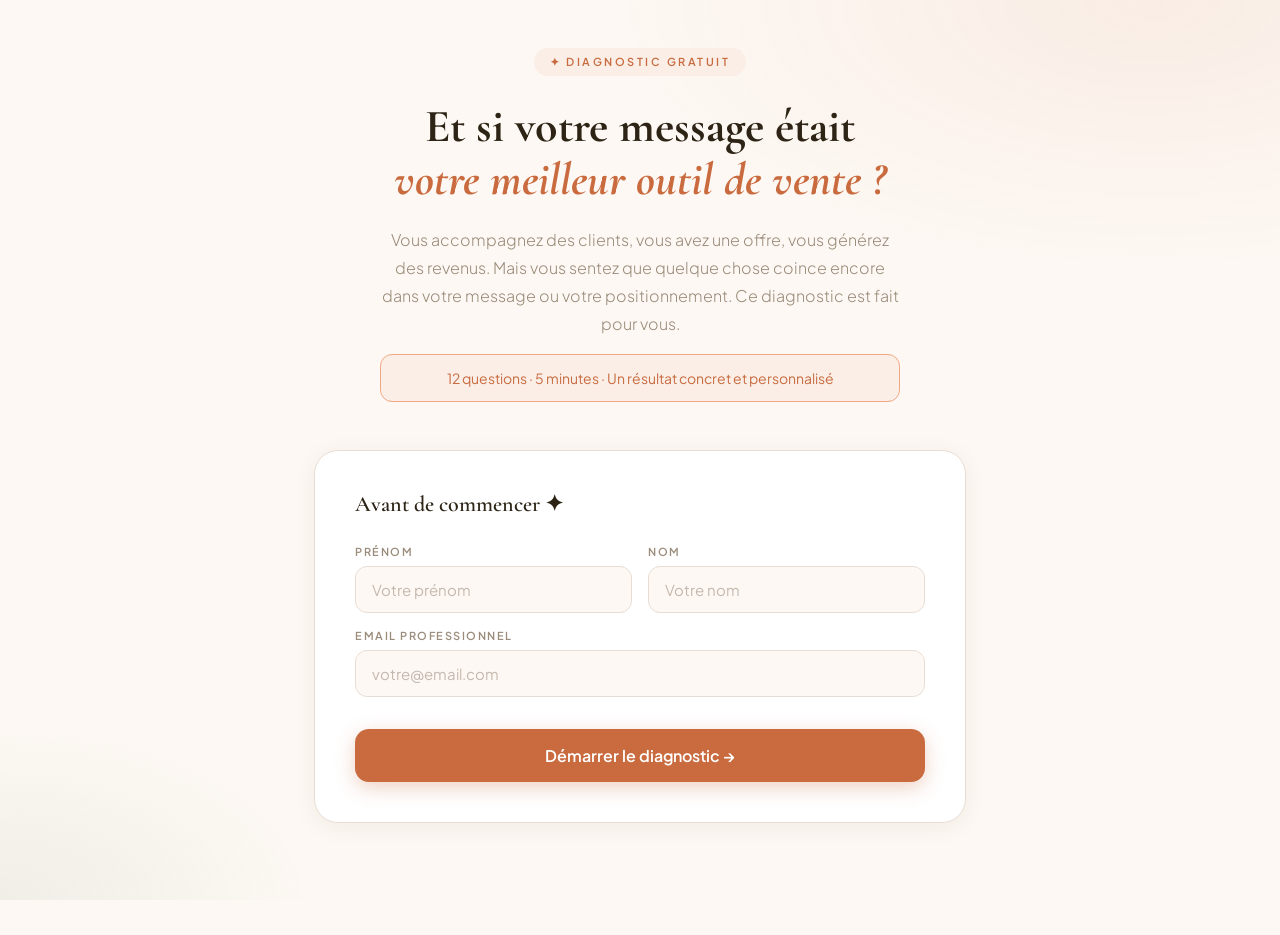
<file: index.html>
<!DOCTYPE html>
<html lang="fr">
<head>
<meta charset="UTF-8">
<meta name="viewport" content="width=device-width, initial-scale=1.0">
<title>Et si votre message était votre meilleur outil de vente ?</title>
<link href="https://fonts.googleapis.com/css2?family=Cormorant+Garamond:wght@400;600;700&family=Plus+Jakarta+Sans:wght@300;400;500;600&display=swap" rel="stylesheet">
<style>
:root {
  --bg: #fdf8f3;
  --white: #ffffff;
  --text: #2d2416;
  --muted: #9a8b7a;
  --terracotta: #c96b3f;
  --terra-light: #f0a882;
  --terra-pale: #faeee7;
  --border: #e8ddd4;
  --green: #3d9970;
  --green-bg: #eaf6f0;
  --green-border: #a8d8c0;
  --red: #c0392b;
  --red-bg: #fdf0ee;
  --red-border: #f0b8b0;
}
* { margin: 0; padding: 0; box-sizing: border-box; }
body { background: var(--bg); color: var(--text); font-family: 'Plus Jakarta Sans', sans-serif; min-height: 100vh; }
body::before {
  content: ''; position: fixed; inset: 0;
  background: radial-gradient(ellipse 70% 50% at 90% 0%, rgba(201,107,63,0.08) 0%, transparent 60%),
              radial-gradient(ellipse 50% 40% at 0% 100%, rgba(122,158,126,0.1) 0%, transparent 50%);
  pointer-events: none; z-index: 0;
}
.container { position: relative; z-index: 1; max-width: 700px; margin: 0 auto; padding: 48px 24px 80px; }
@keyframes fadeUp { from { opacity: 0; transform: translateY(20px); } to { opacity: 1; transform: translateY(0); } }
@keyframes popIn { 0% { transform: scale(0.97); } 50% { transform: scale(1.02); } 100% { transform: scale(1); } }

.header { text-align: center; margin-bottom: 48px; animation: fadeUp 0.7s ease both; }
.tag { display: inline-flex; align-items: center; gap: 6px; font-size: 11px; font-weight: 600; letter-spacing: 2.5px; text-transform: uppercase; color: var(--terracotta); background: var(--terra-pale); padding: 7px 16px; border-radius: 40px; margin-bottom: 24px; }
.header h1 { font-family: 'Cormorant Garamond', serif; font-size: clamp(28px,5vw,46px); font-weight: 700; line-height: 1.15; margin-bottom: 20px; }
.header h1 em { color: var(--terracotta); font-style: italic; }
.header p { font-size: 16px; font-weight: 300; line-height: 1.75; color: var(--muted); max-width: 520px; margin: 0 auto; }
.header-note { margin-top: 16px; font-size: 14px; color: var(--terracotta); background: var(--terra-pale); border: 1px solid var(--terra-light); border-radius: 12px; padding: 12px 20px; max-width: 520px; margin: 16px auto 0; line-height: 1.6; }

.card { background: var(--white); border: 1px solid var(--border); border-radius: 24px; padding: 40px; margin-bottom: 32px; box-shadow: 0 4px 24px rgba(45,36,22,0.06); animation: fadeUp 0.7s 0.15s ease both; }
.card h2 { font-family: 'Cormorant Garamond', serif; font-size: 22px; font-weight: 600; margin-bottom: 28px; }
.form-row { display: grid; grid-template-columns: 1fr 1fr; gap: 16px; margin-bottom: 16px; }
@media(max-width:500px){ .form-row { grid-template-columns: 1fr; } }
.fg { display: flex; flex-direction: column; gap: 8px; }
.fg label { font-size: 11px; font-weight: 600; letter-spacing: 1.5px; text-transform: uppercase; color: var(--muted); }
.fg input { background: var(--bg); border: 1.5px solid var(--border); border-radius: 12px; padding: 13px 16px; color: var(--text); font-family: 'Plus Jakarta Sans', sans-serif; font-size: 15px; outline: none; transition: all 0.2s; }
.fg input:focus { border-color: var(--terracotta); background: var(--terra-pale); }
.fg input::placeholder { color: #c4b8ae; }
.btn-start { width: 100%; margin-top: 12px; padding: 16px; background: var(--terracotta); border: none; border-radius: 14px; color: var(--white); font-family: 'Plus Jakarta Sans', sans-serif; font-size: 16px; font-weight: 600; cursor: pointer; transition: all 0.2s; box-shadow: 0 6px 20px rgba(201,107,63,0.3); }
.btn-start:hover { background: #b35a31; transform: translateY(-2px); }
.err { color: var(--red); font-size: 13px; margin-top: 8px; display: none; }
.err.show { display: block; }

.quiz-wrap { display: none; }
.quiz-wrap.show { display: block; animation: fadeUp 0.5s ease both; }
.score-bar { display: flex; align-items: center; gap: 10px; background: var(--white); border: 1px solid var(--border); border-radius: 12px; padding: 12px 20px; margin-bottom: 24px; font-size: 14px; color: var(--muted); }
.score-bar strong { color: var(--terracotta); font-size: 18px; }
.progress-bar { margin-bottom: 36px; }
.progress-info { display: flex; justify-content: space-between; margin-bottom: 10px; }
.p-label { font-size: 11px; font-weight: 600; letter-spacing: 2px; text-transform: uppercase; color: var(--muted); }
.p-count { font-size: 13px; font-weight: 600; color: var(--terracotta); }
.p-track { height: 4px; background: var(--border); border-radius: 4px; overflow: hidden; }
.p-fill { height: 100%; background: linear-gradient(90deg, var(--terracotta), var(--terra-light)); border-radius: 4px; transition: width 0.5s cubic-bezier(0.4,0,0.2,1); }
.q-card { background: var(--white); border: 1px solid var(--border); border-radius: 20px; padding: 36px; margin-bottom: 20px; box-shadow: 0 2px 16px rgba(45,36,22,0.05); }
.q-badge { display: inline-block; font-size: 10px; font-weight: 700; letter-spacing: 2px; text-transform: uppercase; padding: 4px 10px; border-radius: 20px; margin-bottom: 14px; }
.q-badge.pratique { background: #fef3e2; color: #c96b3f; }
.q-badge.theorique { background: #e8f0fe; color: #4a6eb5; }
.q-badge.storytelling { background: #f0f7ed; color: #4a8e5e; }
.q-badge.profil { background: #f3e8fe; color: #7b4fb5; }
.q-num { font-size: 11px; font-weight: 600; letter-spacing: 3px; text-transform: uppercase; color: var(--terra-light); margin-bottom: 8px; }
.q-text { font-family: 'Cormorant Garamond', serif; font-size: clamp(19px,3vw,25px); font-weight: 600; line-height: 1.4; }
.q-hint { font-size: 12px; color: var(--muted); font-style: italic; margin-top: 8px; display: none; }
.options { display: flex; flex-direction: column; gap: 10px; }
.opt { display: flex; align-items: flex-start; gap: 14px; padding: 16px 20px; background: var(--white); border: 1.5px solid var(--border); border-radius: 14px; cursor: pointer; transition: all 0.2s; }
.opt:hover:not(.locked) { background: var(--terra-pale); border-color: var(--terra-light); transform: translateX(3px); }
.opt.sel:not(.correct):not(.wrong) { background: var(--terra-pale); border-color: var(--terracotta); }
.opt.correct { background: var(--green-bg); border-color: var(--green-border); animation: popIn 0.3s ease; }
.opt.wrong { background: var(--red-bg); border-color: var(--red-border); }
.opt.reveal { background: var(--green-bg); border-color: var(--green-border); }
.opt.locked { cursor: default; }
.opt-l { flex-shrink: 0; width: 28px; height: 28px; border-radius: 8px; background: var(--bg); border: 1.5px solid var(--border); display: flex; align-items: center; justify-content: center; font-size: 11px; font-weight: 700; color: var(--muted); transition: all 0.2s; }
.opt.sel:not(.correct):not(.wrong) .opt-l { background: var(--terracotta); border-color: var(--terracotta); color: var(--white); }
.opt.correct .opt-l { background: var(--green); border-color: var(--green); color: var(--white); }
.opt.wrong .opt-l { background: var(--red); border-color: var(--red); color: var(--white); }
.opt.reveal .opt-l { background: var(--green); border-color: var(--green); color: var(--white); }
.opt-t { font-size: 15px; line-height: 1.55; color: #5a4a3a; padding-top: 2px; }
.feedback { margin-top: 16px; padding: 16px 20px; border-radius: 12px; font-size: 14px; line-height: 1.6; display: none; }
.feedback.show { display: block; animation: fadeUp 0.3s ease both; }
.feedback.good { background: var(--green-bg); border: 1px solid var(--green-border); color: #1e6645; }
.feedback.bad { background: var(--red-bg); border: 1px solid var(--red-border); color: #8b2020; }
.nav { display: flex; justify-content: space-between; gap: 16px; margin-top: 24px; }
.btn-prev { padding: 13px 26px; background: transparent; border: 1.5px solid var(--border); border-radius: 12px; color: var(--muted); font-family: 'Plus Jakarta Sans', sans-serif; font-size: 14px; cursor: pointer; transition: all 0.2s; }
.btn-prev:hover { border-color: var(--text); color: var(--text); }
.btn-prev:disabled { opacity: 0.35; cursor: default; }
.btn-next { padding: 13px 28px; background: var(--terracotta); border: none; border-radius: 12px; color: var(--white); font-family: 'Plus Jakarta Sans', sans-serif; font-size: 14px; font-weight: 600; cursor: pointer; transition: all 0.2s; box-shadow: 0 4px 16px rgba(201,107,63,0.25); }
.btn-next:hover { background: #b35a31; transform: translateY(-1px); }
.btn-next:disabled { opacity: 0.4; cursor: default; transform: none; }
.dots { display: flex; justify-content: center; gap: 5px; margin-top: 28px; flex-wrap: wrap; }
.dot { width: 7px; height: 7px; border-radius: 50%; background: var(--border); transition: all 0.3s; }
.dot.act { background: var(--terracotta); transform: scale(1.3); }
.dot.done-ok { background: var(--green); }
.dot.done-ko { background: var(--red); }

.result-wrap { display: none; }
.result-wrap.show { display: block; animation: fadeUp 0.6s ease both; }
.r-top { text-align: center; margin-bottom: 36px; }
.r-icon { font-size: 64px; margin-bottom: 16px; display: block; }
.r-level { font-size: 11px; font-weight: 600; letter-spacing: 4px; text-transform: uppercase; color: var(--terracotta); margin-bottom: 12px; }
.r-title { font-family: 'Cormorant Garamond', serif; font-size: clamp(26px,5vw,38px); font-weight: 700; margin-bottom: 16px; line-height: 1.2; }
.r-score { display: inline-flex; align-items: center; gap: 8px; background: var(--terra-pale); border: 1px solid var(--terra-light); border-radius: 40px; padding: 8px 20px; font-size: 14px; color: var(--muted); margin-bottom: 32px; }
.r-score strong { color: var(--terracotta); }
.r-desc { background: var(--white); border: 1px solid var(--border); border-left: 4px solid var(--terracotta); border-radius: 16px; padding: 32px; margin-bottom: 28px; font-size: 16px; line-height: 1.85; color: #5a4a3a; box-shadow: 0 2px 16px rgba(45,36,22,0.05); }
.r-desc p + p { margin-top: 16px; }
.cta-box { background: linear-gradient(135deg, #fff5f0, #f0f7f1); border: 1.5px solid var(--terra-light); border-radius: 24px; padding: 40px; text-align: center; }
.cta-box h3 { font-family: 'Cormorant Garamond', serif; font-size: 26px; font-weight: 700; margin-bottom: 12px; }
.cta-box p { font-size: 15px; color: var(--muted); line-height: 1.75; margin-bottom: 28px; max-width: 460px; margin-left: auto; margin-right: auto; }
.btn-cta { display: inline-block; padding: 18px 44px; background: var(--terracotta); border: none; border-radius: 14px; color: var(--white); font-family: 'Plus Jakarta Sans', sans-serif; font-size: 16px; font-weight: 600; text-decoration: none; cursor: pointer; transition: all 0.2s; box-shadow: 0 8px 24px rgba(201,107,63,0.3); }
.btn-cta:hover { background: #b35a31; transform: translateY(-2px); }
.cta-note { margin-top: 14px; font-size: 12px; color: #b8a898; }
</style>
</head>
<body>
<div class="container">

  <div class="header" id="hdr">
    <span class="tag">✦ Diagnostic gratuit</span>
    <h1>Et si votre message était<br><em>votre meilleur outil de vente ?</em></h1>
    <p>Vous accompagnez des clients, vous avez une offre, vous générez des revenus. Mais vous sentez que quelque chose coince encore dans votre message ou votre positionnement. Ce diagnostic est fait pour vous.</p>
    <div class="header-note">12 questions · 5 minutes · Un résultat concret et personnalisé</div>
  </div>

  <div class="card" id="introCard">
    <h2>Avant de commencer ✦</h2>
    <div class="form-row">
      <div class="fg"><label>Prénom</label><input type="text" id="fn" placeholder="Votre prénom" /></div>
      <div class="fg"><label>Nom</label><input type="text" id="ln" placeholder="Votre nom" /></div>
    </div>
    <div class="fg" style="margin-bottom:20px">
      <label>Email professionnel</label>
      <input type="email" id="em" placeholder="votre@email.com" />
    </div>
    <p class="err" id="ferr">Veuillez remplir tous les champs avant de continuer.</p>
    <button class="btn-start" onclick="startQuiz()">Démarrer le diagnostic →</button>
  </div>

  <div class="quiz-wrap" id="quizWrap">
    <div class="score-bar">
      <span>Bonnes réponses :</span>
      <strong id="scoreDisplay">0</strong>
      <span>/ <span id="answeredDisplay">0</span> questions répondues</span>
    </div>
    <div class="progress-bar">
      <div class="progress-info">
        <span class="p-label">Progression</span>
        <span class="p-count" id="pCount">1 / 12</span>
      </div>
      <div class="p-track"><div class="p-fill" id="pFill" style="width:8%"></div></div>
    </div>
    <div class="q-card">
      <div class="q-num" id="qNum">Question 01</div>
      <div id="qBadge"></div>
      <div class="q-text" id="qText"></div>
      <div class="q-hint" id="qHint">Plusieurs réponses possibles.</div>
    </div>
    <div class="options" id="opts"></div>
    <div class="feedback" id="feedback"></div>
    <div class="nav">
      <button class="btn-prev" id="bPrev" onclick="prev()" disabled>← Précédent</button>
      <button class="btn-next" id="bNext" onclick="next()" disabled>Valider</button>
    </div>
    <div class="dots" id="dotsBar"></div>
  </div>

  <div class="result-wrap" id="resultWrap"></div>
</div>

<script>
const CAL = 'https://calendar.app.google/ZMLZoXtaFjAiju8d9';
const SHEET_URL = 'https://script.google.com/macros/s/AKfycbyyGjn7fcT7_XrsucH5yZdeQll-4iZlDmvOQsABFXasmefw-Z2SaNI-HGrH-akX-wgA/exec';

const Q = [
  { type:'pratique', multi:false,
    t:"On vous demande ce que vous faites lors d'un événement networking. Que se passe-t-il ?",
    o:["Je souris, je m'adapte... et j'explique quelque chose de différent à chaque personne.",
       "J'ai une réponse, mais au fond je sens qu'elle ne me ressemble pas encore vraiment.",
       "Je sors mon pitch avec plaisir, clair, ancré, et ça résonne à chaque fois.",
       "Je pars dans une longue explication dont je ne suis pas sûr(e) qu'on comprenne."],
    correct:[2],
    good:"Exactement ! Un positionnement solide tient en 30 secondes, quelle que soit la personne en face.",
    bad:"Un pitch qui change à chaque fois, c'est souvent le signe que les fondations ne sont pas encore posées. Pas de panique, c'est justement ce qu'on construit."
  },
  { type:'profil', multi:false,
    t:"Depuis combien de temps êtes-vous en activité à votre compte ?",
    o:["Moins de 6 mois, je pose encore les bases.",
       "Entre 6 mois et 2 ans, je commence à avoir des clients réguliers.",
       "Entre 2 et 5 ans, mon activité tourne et je cherche à la stabiliser.",
       "Plus de 5 ans, j'ai une vraie expérience terrain."],
    correct:[2,3],
    good:"Parfait. Ce diagnostic est conçu pour des experts qui ont déjà un terrain solide sous les pieds.",
    bad:"Ce diagnostic est conçu pour des experts déjà en activité. Si vous démarrez, certains éléments ne s'appliqueront pas encore à votre situation, et c'est tout à fait normal. Les fondations viendront au bon moment."
  },
  { type:'profil', multi:false,
    t:"Quand vous pensez à votre chiffre d'affaires des 3 derniers mois, quelle phrase vous correspond le mieux ?",
    o:["C'est très irrégulier, certains mois sont bons et d'autres très faibles.",
       "J'ai un socle stable mais je plafonne, j'ai du mal à monter en gamme.",
       "Ça progresse, mais je travaille trop pour ce que je gagne.",
       "Mon chiffre d'affaires est solide et prévisible, je cherche à optimiser."],
    correct:[1,2,3],
    good:"C'est exactement là que le positionnement fait la différence. Stabiliser, monter en gamme, ou optimiser sans s'épuiser.",
    bad:"Un chiffre d'affaires très irrégulier cache souvent un problème de positionnement. Quand le message est clair et l'offre bien structurée, les clients arrivent plus régulièrement."
  },
  { type:'pratique', multi:false,
    t:"Un prospect négocie votre tarif. Votre réaction instinctive ?",
    o:["Je tiens ma position, ma valeur est claire et je peux la défendre.",
       "Je baisse un peu pour ne pas le perdre, on ne sait jamais.",
       "Je rajoute un bonus pour que ça paraisse plus intéressant.",
       "Je me lance dans une longue justification sur pourquoi ça vaut ce prix."],
    correct:[0],
    good:"Solide ! Quand l'offre, le message et le prix sont alignés, vous n'avez pas besoin de vous justifier. La valeur est évidente.",
    bad:"La négociation apparaît souvent quand le lien entre valeur et prix n'est pas encore cristallisé. Ce n'est pas un problème de prix, c'est un problème d'alignement."
  },
  { type:'theorique', multi:true,
    t:"Quels sont les signes qu'un positionnement est vraiment solide ?",
    o:["Les clients arrivent déjà convaincus à 70 ou 80% avant l'appel.",
       "Vous publiez beaucoup de contenu et avez beaucoup de visibilité.",
       "Vous n'avez presque plus besoin de vous expliquer, les gens comprennent vite.",
       "Vous recevez régulièrement des demandes de réduction."],
    correct:[0,2],
    good:"Exactement ! Un positionnement solide fait le travail en amont. Les prospects arrivent déjà alignés.",
    bad:"La visibilité et les likes ne sont pas des indicateurs de positionnement solide. La vraie preuve ? Moins vous expliquez, plus ça convertit."
  },
  { type:'pratique', multi:false,
    t:"Votre message principal sur LinkedIn... combien de fois l'avez-vous ajusté ces 6 derniers mois ?",
    o:["Jamais, il est stable et cohérent.",
       "Une ou deux fois pour l'affiner légèrement.",
       "Plusieurs fois, selon les tendances ou les retours du marché.",
       "Je n'ai pas vraiment de message principal défini."],
    correct:[0],
    good:"Un message stable, c'est un positionnement ancré. Bravo !",
    bad:"Un message qui change souvent cherche encore sa direction. La stabilité du message est le premier signe d'un positionnement qui tient."
  },
  { type:'storytelling', multi:false,
    t:"Dans votre communication, vous mettez surtout en avant...",
    o:["Ce que je fais et comment je travaille, mes méthodes et outils.",
       "Les résultats chiffrés que mes clients obtiennent.",
       "La transformation vécue par mes clients, ce qu'ils ressentent, ce qui change pour eux.",
       "Mon parcours et pourquoi j'ai choisi ce métier."],
    correct:[2],
    good:"Le storytelling le plus puissant met le client au centre. Sa transformation, son histoire. C'est ça qui crée la connexion et l'envie.",
    bad:"Parler de vos méthodes ou de vos résultats, c'est bien. Mais ce qui connecte vraiment, c'est la transformation de l'autre. Pas la vôtre."
  },
  { type:'theorique', multi:true,
    t:"Pourquoi l'offre, le prix et le message doivent-ils être alignés ?",
    o:["Un décalage entre les trois crée de la confusion chez le prospect.",
       "Parce que l'algorithme LinkedIn favorise les profils cohérents.",
       "Parce que quand on ne comprend pas, on n'achète pas.",
       "Un alignement fort réduit la négociation et les objections."],
    correct:[0,2,3],
    good:"Exactement ! L'alignement offre, prix, message, c'est la colonne vertébrale de tout. Sans ça, même le meilleur contenu reste décoratif.",
    bad:"L'algorithme n'a rien à voir là-dedans ! Quand votre offre, votre prix et votre message racontent trois histoires différentes, le prospect est perdu. Et qui est perdu n'achète pas."
  },
  { type:'pratique', multi:false,
    t:"Comment se passent vos appels avec des prospects en général ?",
    o:["Ce sont des conversations fluides, ils comprennent vite la valeur.",
       "Je dois souvent beaucoup expliquer pour justifier mon approche.",
       "Je sens que je dois vendre et ça me met mal à l'aise.",
       "Mes appels n'aboutissent souvent pas et je ne comprends pas pourquoi."],
    correct:[0],
    good:"Quand le positionnement est clair, vos prospects arrivent déjà convaincus à 80%. L'appel devient une conversation, pas une négociation.",
    bad:"Si vous devez beaucoup expliquer ou vendre, c'est souvent que le travail de positionnement n'a pas encore été fait en amont. Ce n'est pas un problème de technique de vente."
  },
  { type:'storytelling', multi:false,
    t:"Vous écrivez un post sur votre parcours. Par où commencez-vous ?",
    o:["Je raconte chronologiquement, formation, expériences, aujourd'hui.",
       "Je pars d'un moment de rupture ou de prise de conscience forte.",
       "Je liste mes compétences avec quelques anecdotes pour illustrer.",
       "Je ne sais pas trop, parler de moi c'est toujours compliqué."],
    correct:[1],
    good:"Une rupture, une tension, un tournant... voilà ce qui capte l'attention. La chronologie, c'est un CV. La rupture, c'est du storytelling.",
    bad:"Une histoire qui commence par \"j'ai fait mes études à...\" endort. Celle qui commence par \"le jour où tout a basculé...\" captive. La différence, c'est le point de départ."
  },
  { type:'theorique', multi:false,
    t:"Pourquoi un contenu de qualité ne génère-t-il pas toujours des clients ?",
    o:["L'algorithme ne favorise pas assez le contenu organique.",
       "Il n'y a pas assez de régularité dans la publication.",
       "Le contenu est déconnecté d'un positionnement et d'une offre clairs.",
       "Le style d'écriture n'est pas assez accrocheur."],
    correct:[2],
    good:"Exactement. Le contenu amplifie un positionnement, il ne le remplace pas. Sans base stratégique, le meilleur post du monde reste décoratif.",
    bad:"L'algorithme est une excuse confortable. La vraie raison ? Le contenu ne vend pas à la place d'un positionnement. Il l'amplifie. Sans base, il décore."
  },
  { type:'pratique', multi:false,
    t:"Honnêtement, quelle phrase vous ressemble le plus aujourd'hui ?",
    o:["Mon positionnement est solide, je cherche juste à l'affiner et maintenir ma cohérence.",
       "J'ai des bases, mais quelque chose crée encore de la friction et je ne sais pas exactement quoi.",
       "Je tourne beaucoup sans vraiment avancer, il manque clairement une colonne vertébrale.",
       "Je repars presque de zéro, j'ai besoin de tout poser proprement."],
    correct:[0],
    good:"Solide ! Même quand les fondations sont en place, un regard extérieur révèle toujours ce qu'on ne voit plus soi-même.",
    bad:"Merci pour cette honnêteté, c'est déjà un premier pas. La bonne nouvelle : ce que vous décrivez a une solution. Et elle commence par un diagnostic clair."
  }
];

const L=['A','B','C','D'];
let cur=0, answered=[], validated=[], score=0, user={};
let answersLog=[];

function startQuiz(){
  const fn=document.getElementById('fn').value.trim();
  const ln=document.getElementById('ln').value.trim();
  const em=document.getElementById('em').value.trim();
  const err=document.getElementById('ferr');
  if(!fn||!ln||!em||!em.includes('@')){err.classList.add('show');return;}
  err.classList.remove('show');
  user={fn,ln,em};
  document.getElementById('introCard').style.display='none';
  document.getElementById('hdr').style.display='none';
  document.getElementById('quizWrap').classList.add('show');
  render();
}

function render(){
  const q=Q[cur];
  document.getElementById('qNum').textContent='Question '+String(cur+1).padStart(2,'0');
  document.getElementById('pCount').textContent=(cur+1)+' / '+Q.length;
  document.getElementById('pFill').style.width=(((cur+1)/Q.length)*100)+'%';
  const labels={pratique:'Pratique',theorique:'Théorique',storytelling:'Storytelling',profil:'Profil'};
  document.getElementById('qBadge').innerHTML='<span class="q-badge '+q.type+'">'+labels[q.type]+'</span>';
  document.getElementById('qText').textContent=q.t;
  document.getElementById('qHint').style.display=q.multi?'block':'none';
  const fb=document.getElementById('feedback');
  fb.className='feedback'; fb.textContent='';
  const c=document.getElementById('opts'); c.innerHTML='';
  const isVal=validated[cur];
  const sel=answered[cur]?answered[cur].selected:[];
  q.o.forEach(function(o,i){
    const d=document.createElement('div');
    let cls='opt';
    if(isVal){
      cls+=' locked';
      if(q.correct.includes(i)) cls+=' correct';
      else if(sel.includes(i)&&!q.correct.includes(i)) cls+=' wrong';
    } else {
      if(sel.includes(i)) cls+=' sel';
    }
    d.className=cls;
    let letter=L[i];
    if(isVal&&q.correct.includes(i)) letter='✓';
    else if(isVal&&sel.includes(i)&&!q.correct.includes(i)) letter='✗';
    d.innerHTML='<div class="opt-l">'+letter+'</div><div class="opt-t">'+o+'</div>';
    if(!isVal) d.onclick=function(){pick(i);};
    c.appendChild(d);
  });
  if(isVal){
    fb.className='feedback show '+(answered[cur].correct?'good':'bad');
    fb.textContent=(answered[cur].correct?'✓ ':'✗ ')+(answered[cur].correct?q.good:q.bad);
    document.getElementById('bNext').disabled=false;
    document.getElementById('bNext').textContent=cur===Q.length-1?'Voir mes résultats →':'Question suivante →';
  } else {
    document.getElementById('bNext').disabled=sel.length===0;
    document.getElementById('bNext').textContent='Valider';
  }
  document.getElementById('bPrev').disabled=cur===0;
  updateScore(); buildDots();
}

function pick(i){
  const q=Q[cur];
  if(!answered[cur]) answered[cur]={selected:[],correct:false};
  if(q.multi){
    const idx=answered[cur].selected.indexOf(i);
    if(idx>-1) answered[cur].selected.splice(idx,1);
    else answered[cur].selected.push(i);
  } else { answered[cur].selected=[i]; }
  document.querySelectorAll('.opt').forEach(function(el,idx){el.classList.toggle('sel',answered[cur].selected.includes(idx));});
  document.getElementById('bNext').disabled=answered[cur].selected.length===0;
}

function validate(){
  const q=Q[cur];
  const sel=answered[cur]?answered[cur].selected:[];
  if(sel.length===0) return;
  const isCorrect=q.correct.length===sel.length&&q.correct.every(function(c){return sel.includes(c);});
  answered[cur].correct=isCorrect;
  validated[cur]=true;
  if(isCorrect) score++;
  answersLog[cur]=sel.map(function(i){return L[i]+'. '+q.o[i];}).join(' | ');
  render();
}

function next(){
  if(!validated[cur]){validate();return;}
  if(cur<Q.length-1){cur++;render();window.scrollTo({top:0,behavior:'smooth'});}
  else showResults();
}

function prev(){
  if(cur>0){cur--;render();window.scrollTo({top:0,behavior:'smooth'});}
}

function updateScore(){
  document.getElementById('scoreDisplay').textContent=score;
  document.getElementById('answeredDisplay').textContent=validated.filter(Boolean).length;
}

function buildDots(){
  const d=document.getElementById('dotsBar'); d.innerHTML='';
  for(let i=0;i<Q.length;i++){
    const s=document.createElement('div');
    let cls='dot';
    if(i===cur) cls+=' act';
    else if(validated[i]) cls+=answered[i].correct?' done-ok':' done-ko';
    s.className=cls; d.appendChild(s);
  }
}

function showResults(){
  document.getElementById('quizWrap').classList.remove('show');
  let level,icon,title,desc,ctaH,ctaP;
  if(score<=4){
    level="L'EXPLORATEUR"; icon="🗺️";
    title="Votre carte est encore blanche... et c'est une très bonne nouvelle !";
    desc='<p>Votre expertise est bien là, ça ne fait aucun doute. Mais votre positionnement cherche encore sa direction. Votre message change selon les interlocuteurs, votre offre n\'est pas encore clairement structurée, et vous sentez que quelque chose manque sans pouvoir encore mettre le doigt dessus exactement.</p>'
      +'<p>Ce n\'est pas un problème de compétence. C\'est un problème de fondations. Et la bonne nouvelle, c\'est que tout ça se construit avec la bonne méthode et le bon regard extérieur.</p>'
      +'<p>La première étape, c\'est simple : poser un diagnostic clair pour voir exactement où se situent les incohérences, et décider par où commencer.</p>';
    ctaH="Posons vos fondations ensemble.";
    ctaP="Une session de clarté de 45 minutes pour identifier vos zones de friction prioritaires et comprendre ce qui bloque vraiment votre positionnement.";
  } else if(score<=8){
    level="LE BÂTISSEUR"; icon="🧭";
    title="Vous avez construit quelque chose... mais une poutre bouge encore.";
    desc='<p>Vous avez avancé, et ça se voit vraiment. Positionnement, offre, message : les éléments sont là. Mais quelque chose dans la structure crée encore de la friction. Des prospects qui hésitent, un message qui varie selon les jours, des appels qui n\'aboutissent pas toujours...</p>'
      +'<p>C\'est souvent là que les experts restent bloqués le plus longtemps. Parce que tout semble en place, mais l\'alignement entre l\'offre, le prix et le message n\'est pas encore total.</p>'
      +'<p>Un regard extérieur peut changer ça, et souvent bien plus rapidement qu\'on ne le pense.</p>';
    ctaH="Alignons ce qui ne tient pas encore.";
    ctaP="Une session de clarté pour identifier précisément le décalage entre votre offre, votre message et votre prix, et définir les ajustements prioritaires.";
  } else {
    level="LE STRATÈGE"; icon="⚔️";
    title="Vos fondations sont solides... mais même les meilleurs ont des angles morts.";
    desc='<p>Votre positionnement est clair, votre message tient, vos clients vous comprennent. Vous avez fait le travail que la plupart remettent à plus tard indéfiniment. C\'est rare et c\'est précieux.</p>'
      +'<p>Mais voilà le truc avec les bons positionnements : ils ne se terminent jamais vraiment. Ils s\'affinent, ils s\'ancrent plus profondément, et ils révèlent des zones que vous ne voyez plus parce que vous êtes trop dedans.</p>'
      +'<p>Même les stratèges ont besoin d\'un regard extérieur.</p>';
    ctaH="Un regard neuf sur ce que vous avez construit.";
    ctaP="Une session de clarté pour identifier vos angles morts, affiner votre positionnement et explorer ce qui peut vous faire passer au niveau suivant.";
  }
  const rw=document.getElementById('resultWrap');
  rw.innerHTML='<div class="r-top">'
    +'<span class="r-icon">'+icon+'</span>'
    +'<div class="r-level">'+level+'</div>'
    +'<h2 class="r-title">'+title+'</h2>'
    +'<div class="r-score">Score : <strong>'+score+' / '+Q.length+' bonnes réponses</strong></div>'
    +'</div>'
    +'<div class="r-desc">'+desc+'</div>'
    +'<div class="cta-box">'
    +'<h3>'+ctaH+'</h3>'
    +'<p>'+ctaP+'</p>'
    +'<a href="'+CAL+'" target="_blank" class="btn-cta">Réserver ma session de clarté gratuite →</a>'
    +'<p class="cta-note">Session de 45 min · Sans engagement · Places limitées</p>'
    +'</div>';
  rw.classList.add('show');
  window.scrollTo({top:0,behavior:'smooth'});
  sendData(score,level);
}

function sendData(score,level){
  if(!SHEET_URL) return;
  const payload={
    prenom:user.fn, nom:user.ln, email:user.em,
    score:score, niveau:level,
    date:new Date().toLocaleDateString('fr-FR')
  };
  Q.forEach(function(q,i){ payload['Q'+(i+1)]=answersLog[i]||''; });
  fetch(SHEET_URL,{
    method:'POST', mode:'no-cors',
    headers:{'Content-Type':'application/json'},
    body:JSON.stringify(payload)
  }).catch(function(){});
}
</script>
</body>
</html>
</file>
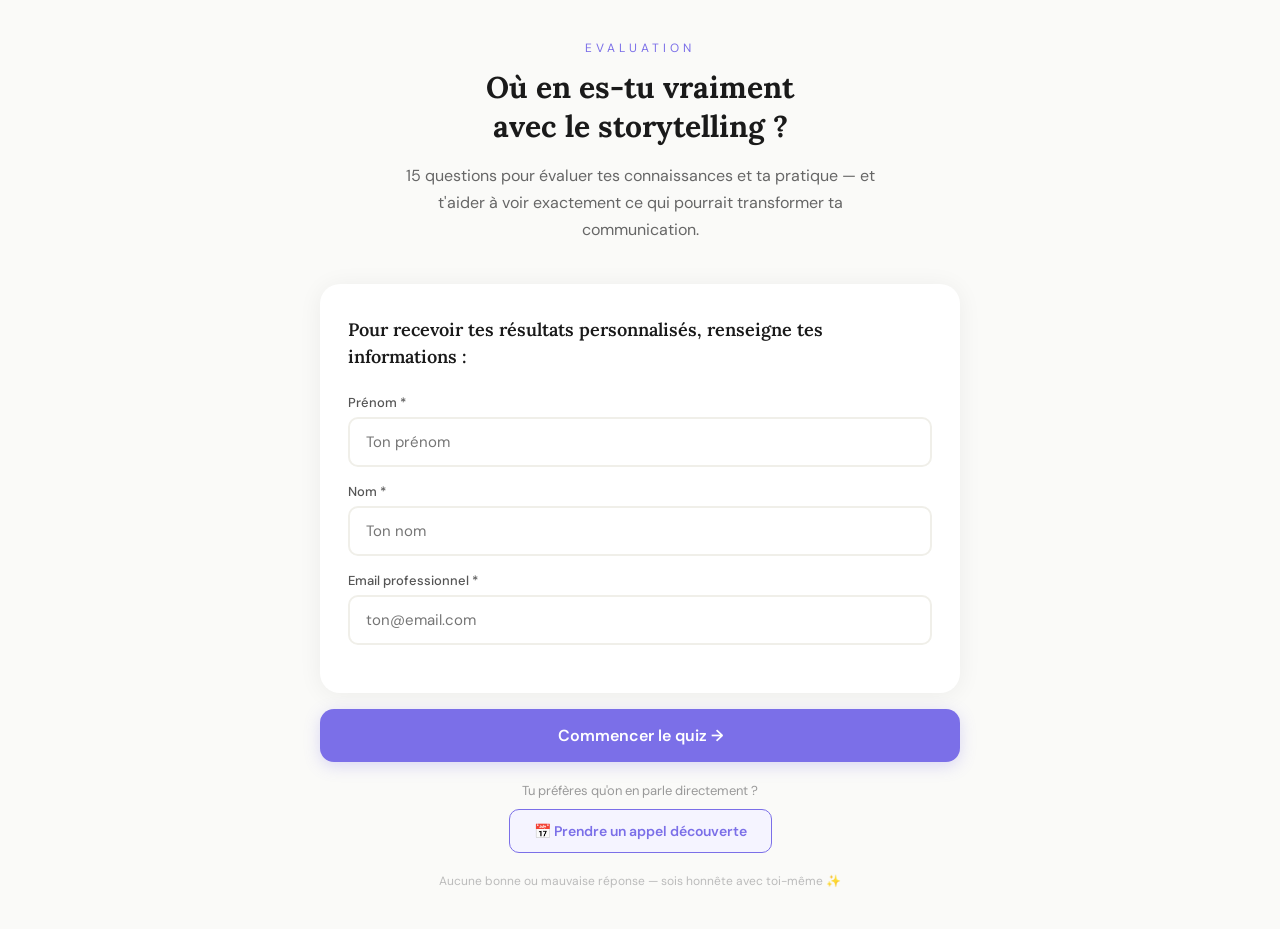
<file: quiz-accents-corriges_2.html>
<!DOCTYPE html>
<html lang="fr">
<head>
  <meta charset="UTF-8" />
  <meta name="viewport" content="width=device-width, initial-scale=1.0"/>
  <title>Quiz Storytelling – Où en es-tu vraiment ?</title>
  <link href="https://fonts.googleapis.com/css2?family=Lora:wght@400;600;700&family=DM+Sans:wght@300;400;500;600&display=swap" rel="stylesheet"/>
  <style>
    *, *::before, *::after { box-sizing: border-box; margin: 0; padding: 0; }
    body { font-family: 'Lora', Georgia, serif; background: #FAFAF8; min-height: 100vh; }
    .screen { display: none; }
    .screen.active { display: flex; flex-direction: column; align-items: center; padding: 40px 20px; min-height: 100vh; }
    .wrap { width: 100%; max-width: 640px; }
    #screen-intro { background: #FAFAF8; }
    .intro-label { font-family: 'DM Sans', sans-serif; font-size: 12px; letter-spacing: 4px; text-transform: uppercase; color: #7B6FE8; margin-bottom: 12px; text-align: center; }
    .intro-title { font-family: 'Lora', serif; font-weight: 700; font-size: 30px; color: #1a1a1a; line-height: 1.3; margin-bottom: 16px; text-align: center; }
    .intro-sub { font-family: 'DM Sans', sans-serif; color: #666; font-size: 16px; line-height: 1.7; max-width: 480px; margin: 0 auto 32px; text-align: center; }
    .form-card { background: white; border-radius: 20px; padding: 32px 28px; box-shadow: 0 2px 24px rgba(0,0,0,0.06); margin-bottom: 16px; }
    .form-card h2 { font-family: 'Lora', serif; font-weight: 600; font-size: 18px; color: #1a1a1a; line-height: 1.5; margin-bottom: 24px; }
    .form-field { margin-bottom: 16px; }
    .form-field label { display: block; font-family: 'DM Sans', sans-serif; font-size: 13px; color: #555; font-weight: 500; margin-bottom: 6px; }
    .form-field input { width: 100%; padding: 13px 16px; border: 2px solid #F0EFE9; border-radius: 10px; font-family: 'DM Sans', sans-serif; font-size: 15px; color: #1a1a1a; outline: none; transition: border-color 0.2s; }
    .form-field input:focus { border-color: #7B6FE8; }
    .progress-bar-wrap { margin-bottom: 28px; }
    .progress-meta { display: flex; justify-content: space-between; margin-bottom: 8px; font-family: 'DM Sans', sans-serif; font-size: 13px; color: #999; }
    .progress-track { width: 100%; height: 4px; background: #E8E8E8; border-radius: 99px; overflow: hidden; }
    .progress-fill { height: 100%; border-radius: 99px; transition: width 0.4s ease; }
    .question-card { background: white; border-radius: 20px; padding: 32px 28px; box-shadow: 0 2px 24px rgba(0,0,0,0.06); margin-bottom: 16px; }
    .question-card h2 { font-family: 'Lora', serif; font-weight: 600; font-size: 20px; color: #1a1a1a; line-height: 1.5; margin-bottom: 28px; }
    .options { display: flex; flex-direction: column; gap: 12px; }
    .option { padding: 16px 20px; border-radius: 12px; border: 2px solid #F0EFE9; background: white; box-shadow: 0 1px 4px rgba(0,0,0,0.04); display: flex; align-items: center; gap: 14px; cursor: pointer; transition: all 0.18s ease; }
    .option:hover { transform: translateY(-2px); box-shadow: 0 6px 20px rgba(0,0,0,0.1); }
    .option.selected { border-color: #7B6FE8; background: #F5F4FF; box-shadow: 0 4px 16px rgba(123,111,232,0.15); }
    .option.selected .opt-text { color: #4C3FD6; }
    .radio { width: 22px; height: 22px; border-radius: 50%; flex-shrink: 0; border: 2px solid #D0CFC8; background: transparent; display: flex; align-items: center; justify-content: center; transition: all 0.18s; }
    .option.selected .radio { border-color: #7B6FE8; background: #7B6FE8; }
    .radio-dot { width: 8px; height: 8px; border-radius: 50%; background: white; display: none; }
    .option.selected .radio-dot { display: block; }
    .opt-text { font-family: 'DM Sans', sans-serif; font-size: 15px; color: #2a2a2a; line-height: 1.5; }
    .btn-primary { width: 100%; padding: 16px; border-radius: 14px; border: none; background: #7B6FE8; color: white; font-family: 'DM Sans', sans-serif; font-weight: 600; font-size: 16px; cursor: pointer; box-shadow: 0 4px 16px rgba(123,111,232,0.25); transition: all 0.2s; }
    .btn-primary:hover { transform: translateY(-2px); box-shadow: 0 8px 24px rgba(123,111,232,0.35); }
    .btn-primary:disabled { background: #E0DFF8; cursor: not-allowed; box-shadow: none; transform: none; }
    .btn-secondary { width: 100%; padding: 14px; background: transparent; border: 1.5px solid #ccc; border-radius: 12px; font-family: 'DM Sans', sans-serif; color: #666; font-size: 15px; cursor: pointer; transition: opacity 0.2s; margin-top: 12px; }
    .btn-secondary:hover { opacity: 0.7; }
    .hint { text-align: center; margin-top: 20px; font-family: 'DM Sans', sans-serif; font-size: 12px; color: #bbb; }
    .result-header { text-align: center; margin-bottom: 32px; }
    .result-emoji { font-size: 56px; margin-bottom: 12px; }
    .result-eyebrow { font-family: 'DM Sans', sans-serif; font-weight: 300; font-size: 13px; letter-spacing: 4px; text-transform: uppercase; margin-bottom: 8px; }
    .result-name { font-family: 'Lora', serif; font-weight: 700; font-size: 32px; color: #1a1a1a; margin-bottom: 8px; }
    .result-score-text { font-family: 'DM Sans', sans-serif; font-weight: 500; font-size: 15px; margin-bottom: 16px; }
    .score-track { width: 100%; height: 8px; background: #e0e0e0; border-radius: 99px; overflow: hidden; margin-bottom: 32px; }
    .score-fill { height: 100%; width: 0%; border-radius: 99px; transition: width 1s ease; }
    .tabs { display: flex; gap: 8px; margin-bottom: 20px; }
    .tab-btn { flex: 1; padding: 12px 16px; border-radius: 10px; border: none; font-family: 'DM Sans', sans-serif; font-weight: 500; font-size: 14px; cursor: pointer; transition: all 0.2s; }
    .result-card { background: white; border-radius: 20px; padding: 32px; box-shadow: 0 4px 32px rgba(0,0,0,0.06); margin-bottom: 24px; }
    .card-label { font-family: 'DM Sans', sans-serif; font-size: 13px; font-weight: 500; text-transform: uppercase; letter-spacing: 2px; margin-bottom: 16px; }
    .result-message { font-family: 'Lora', serif; font-size: 16px; line-height: 1.8; color: #2a2a2a; white-space: pre-line; }
    .cta-box { margin-top: 28px; padding: 20px 24px; border-radius: 14px; border-left: 4px solid; }
    .cta-box-title { font-family: 'DM Sans', sans-serif; font-size: 13px; font-weight: 600; margin-bottom: 8px; }
    .cta-box-text { font-family: 'Lora', serif; font-size: 15px; color: #2a2a2a; line-height: 1.7; }
    .cta-main-btn { margin-top: 16px; padding: 12px 24px; color: white; border: none; border-radius: 10px; font-family: 'DM Sans', sans-serif; font-weight: 600; font-size: 15px; cursor: pointer; width: 100%; transition: all 0.2s; }
    .cta-main-btn:hover { transform: translateY(-2px); }
    .email-header { display: flex; justify-content: space-between; align-items: center; margin-bottom: 16px; }
    .copy-btn { padding: 6px 14px; border-radius: 8px; background: transparent; font-family: 'DM Sans', sans-serif; font-size: 13px; cursor: pointer; transition: all 0.2s; }
    .email-subj-bar { padding: 12px 16px; border-radius: 10px; margin-bottom: 16px; font-family: 'DM Sans', sans-serif; font-size: 14px; }
    .email-subj-label { color: #999; margin-right: 8px; }
    .email-subj-val { color: #1a1a1a; font-weight: 600; }
    .email-body { font-family: 'Lora', serif; font-size: 15px; line-height: 1.8; color: #2a2a2a; white-space: pre-line; }
  </style>
</head>
<body>

<!-- SCREEN 1: INTRO + FORM -->
<div id="screen-intro" class="screen active">
  <div class="wrap">
    <div style="margin-bottom:40px">
      <div class="intro-label">Evaluation</div>
      <h1 class="intro-title">Où en es-tu vraiment<br/>avec le storytelling ?</h1>
      <p class="intro-sub">15 questions pour évaluer tes connaissances et ta pratique — et t'aider à voir exactement ce qui pourrait transformer ta communication.</p>
    </div>
    <div class="form-card">
      <h2>Pour recevoir tes résultats personnalisés, renseigne tes informations :</h2>
      <div class="form-field"><label for="f-prenom">Prénom *</label><input type="text" id="f-prenom" placeholder="Ton prénom" /></div>
      <div class="form-field"><label for="f-nom">Nom *</label><input type="text" id="f-nom" placeholder="Ton nom" /></div>
      <div class="form-field"><label for="f-email">Email professionnel *</label><input type="email" id="f-email" placeholder="ton@email.com" /></div>
    </div>
    <button class="btn-primary" onclick="startQuiz()">Commencer le quiz →</button>
    <div style="margin-top:20px;text-align:center;">
      <p style="font-family:'DM Sans',sans-serif;font-size:13px;color:#999;margin-bottom:10px;">Tu préfères qu'on en parle directement ?</p>
      <a href="https://calendar.app.google/iio8GfG19biqtCAQ9" target="_blank" style="display:inline-block;padding:12px 24px;background:#f5f4ff;color:#7B6FE8;border:1.5px solid #7B6FE8;border-radius:10px;font-family:'DM Sans',sans-serif;font-weight:600;font-size:14px;text-decoration:none;">📅 Prendre un appel découverte</a>
    </div>
    <div class="hint">Aucune bonne ou mauvaise réponse — sois honnête avec toi-même ✨</div>
  </div>
</div>

<!-- SCREEN 2: QUIZ -->
<div id="screen-quiz" class="screen">
  <div class="wrap">
    <div class="progress-bar-wrap">
      <div class="progress-meta">
        <span id="cat-label" style="font-weight:600"></span>
        <span id="q-counter"></span>
      </div>
      <div class="progress-track"><div class="progress-fill" id="progress-fill"></div></div>
    </div>
    <div class="question-card">
      <h2 id="question-text"></h2>
      <div class="options" id="options-container"></div>
    </div>
    <button class="btn-primary" id="next-btn" onclick="nextQuestion()" disabled>Question suivante →</button>
    <div class="hint">Aucune bonne ou mauvaise réponse ✨</div>
  </div>
</div>

<!-- SCREEN 3: RESULTS -->
<div id="screen-result" class="screen">
  <div class="wrap">
    <div class="result-header">
      <div class="result-emoji" id="res-emoji"></div>
      <div class="result-eyebrow" id="res-eyebrow">Ton niveau</div>
      <div class="result-name" id="res-name"></div>
      <div class="result-score-text" id="res-score"></div>
      <div class="score-track"><div class="score-fill" id="score-fill"></div></div>
    </div>
    <div class="tabs">
      <button class="tab-btn" id="tab-msg" onclick="switchTab('message')">💬 Message résultats</button>
      <button class="tab-btn" id="tab-email" onclick="switchTab('email')">📧 Email a envoyer</button>
    </div>
    <div id="panel-message" class="result-card">
      <div class="card-label" id="msg-label">Message pour ton client</div>
      <div class="result-message" id="msg-text"></div>
      <div class="cta-box" id="cta-box">
        <div class="cta-box-title" id="cta-title">✨ Prochaine étape</div>
        <div class="cta-box-text">Tu veux savoir comment ton histoire peut devenir ton meilleur outil pour attirer des clients qui te ressemblent ? Réserve un appel découverte — gratuit, sans engagement, 100% utile.</div>
        <a href="https://calendar.app.google/iio8GfG19biqtCAQ9" target="_blank" class="cta-main-btn" id="cta-main-btn" style="display:block;text-decoration:none;text-align:center;">👉 Je réserve mon appel découverte</a>
      </div>
    </div>
    <div id="panel-email" class="result-card" style="display:none">
      <div class="email-header">
        <div class="card-label" id="email-label">Email pret a envoyer</div>
        <button class="copy-btn" id="copy-btn" onclick="copyEmail()">Copier</button>
      </div>
      <div class="email-subj-bar" id="email-subj-bar">
        <span class="email-subj-label">Objet :</span><span class="email-subj-val" id="email-subj-val"></span>
      </div>
      <div class="email-body" id="email-body-val"></div>
    </div>
    <button class="btn-secondary" onclick="restartQuiz()">↩ Refaire le quiz</button>
  </div>
</div>

<script>
const questions = [
  {id:1,category:"usage",question:"Quand tu parles de ton activité à quelqu'un, tu commences plutôt par…",options:[
    {text:"Je suis coach en [spécialité]",score:1},{text:"J'aide les gens a… suivi de ta proposition de valeur",score:2},
    {text:"Une courte histoire ou anecdote qui illustre ce que tu fais",score:3},{text:"Je n'ai pas vraiment de reponse type, ca depend du contexte",score:1}]},
  {id:2,category:"knowledge",question:"Pour toi, le storytelling dans le contexte du coaching, c'est avant tout…",options:[
    {text:"Raconter sa propre histoire personnelle de transformation",score:2},{text:"Créer un lien émotionnel avec son audience pour qu'elle se sente comprise",score:3},
    {text:"Écrire des posts Instagram avec une bonne accroche",score:1},{text:"Une technique de manipulation pour vendre plus facilement",score:1}]},
  {id:3,category:"usage",question:"Sur tes réseaux sociaux, tes publications ressemblent surtout a…",options:[
    {text:"Des conseils pratiques et des tips directement actionnables",score:1},{text:"Un melange de conseils, de temoignages clients et d'anecdotes personnelles",score:2},
    {text:"Des récits structurés qui montrent une transformation (la tienne ou celle de tes clients)",score:3},{text:"Honnetement, je poste peu ou de manière très irrégulière",score:1}]},
  {id:4,category:"theory",question:"La structure narrative la plus utilisee dans le storytelling de marque est…",options:[
    {text:"Le schema de Freytag (exposition, montee, climax, chute, denouement)",score:2},{text:"Le voyage du heros (ou monomythe) popularisé par Joseph Campbell",score:3},
    {text:"La regle des 3 actes issue du cinema hollywoodien",score:2},{text:"Je ne connais pas ces structures, je raconte ce qui me semble juste",score:1}]},
  {id:5,category:"usage",question:"Lorsque tu parles de tes clients et de leurs résultats, tu as tendance à…",options:[
    {text:"Citer des chiffres ou des résultats concrets (ex: mon client a doublé son CA)",score:2},{text:"Raconter leur parcours de transformation avec un avant/après émotionnel",score:3},
    {text:"Partager quelques temoignages textuels de temps en temps",score:1},{text:"Je n'utilise pas encore les histoires de clients dans ma communication",score:1}]},
  {id:6,category:"knowledge",question:"Quelle est la différence entre une origin story et une transformation story ?",options:[
    {text:"Il n'y en a pas vraiment, les deux parlent de ton passé",score:1},{text:"L'origin story explique pourquoi tu fais ce métier, la transformation story illustre un resultat obtenu",score:3},
    {text:"L'une est pour les réseaux sociaux, l'autre pour ton site web",score:1},{text:"Je connais l'un mais pas forcément l'autre",score:2}]},
  {id:7,category:"theory",question:"Dans un récit efficace, le conflit ou l'obstacle joue quel rôle ?",options:[
    {text:"Il crée de la tension inutile, mieux vaut rester positif dans sa communication",score:1},{text:"Il rend le récit réaliste et crée l'identification chez le lecteur ou l'auditeur",score:3},
    {text:"C'est l'élément déclencheur qui pousse à acheter",score:2},{text:"Il sert uniquement à dramatiser l'histoire",score:1}]},
  {id:8,category:"usage",question:"As-tu une signature narrative — c'est-à-dire une façon reconnaissable de te raconter ou de raconter ton travail ?",options:[
    {text:"Oui, clairement definie et declinee sur tous mes supports de communication",score:3},{text:"Plutot oui, mais je ne l'ai pas vraiment formalisee",score:2},
    {text:"Je travaille dessus, mais ce n'est pas encore cohérent",score:1},{text:"Pas du tout, chaque prise de parole est differente",score:1}]},
  {id:9,category:"knowledge",question:"Qu'est-ce que le storytelling d'authenticite ?",options:[
    {text:"Partager sa vie privée sans filtre pour paraître plus humain",score:1},{text:"Une communication qui s'appuie sur des valeurs et des experiences vraies pour creer une connexion sincere",score:3},
    {text:"Éviter tout discours marketing et parler uniquement de soi",score:1},{text:"Un courant récent du copywriting qui préconise d'etre brut dans sa communication",score:2}]},
  {id:10,category:"theory",question:"Le heros dans le storytelling d'un coach ou d'un entrepreneur, c'est…",options:[
    {text:"Le coach lui-meme, qui partage son expertise",score:1},{text:"Le client idéal, qui vit une transformation grâce à l'accompagnement",score:3},
    {text:"La marque ou l'entreprise, qui apporte des solutions",score:1},{text:"Les deux, selon le type de contenu",score:2}]},
  {id:11,category:"usage",question:"Quand tu rediges un post ou une page de vente, tu penses a…",options:[
    {text:"Bien décrire ton offre et ses bénéfices de façon claire et complète",score:1},{text:"Structurer un récit avec un debut, une tension et une resolution",score:3},
    {text:"Cibler les douleurs de ton audience et proposer une solution",score:2},{text:"Écrire ce qui me vient naturellement, sans méthode particulière",score:1}]},
  {id:12,category:"knowledge",question:"Selon toi, pourquoi certains coachs attirent des clients naturellement tandis que d'autres peinent a se démarquer ?",options:[
    {text:"Parce qu'ils ont plus d'expérience ou un meilleur réseau",score:1},{text:"Parce qu'ils ont investi dans la publicite ou le SEO",score:1},
    {text:"Parce qu'ils ont une histoire claire, une identité narrative forte qui résonne avec leur cible",score:3},{text:"Parce qu'ils sont plus visibles sur les réseaux sociaux",score:2}]},
  {id:13,category:"theory",question:"Le story gap (ou fossé narratif) désigne…",options:[
    {text:"L'écart entre ce que tu veux raconter et ce que ton audience veut entendre",score:3},{text:"Le manque de cohérence entre tes différents contenus",score:2},
    {text:"Une technique pour créer du suspense dans un récit",score:2},{text:"Je ne connais pas ce concept",score:1}]},
  {id:14,category:"usage",question:"Est-ce que tu utilises ta propre histoire personnelle (ton parcours, tes epreuves, tes doutes) dans ta communication professionnelle ?",options:[
    {text:"Oui, c'est le cœur de ma communication, j'ai une ligne éditoriale autour de ca",score:3},{text:"Parfois, quand ca me semble pertinent",score:2},
    {text:"Rarement, j'ai peur que ça paraisse trop personnel ou hors-sujet",score:1},{text:"Non, je préfère rester professionnel et ne pas mélanger les genres",score:1}]},
  {id:15,category:"knowledge",question:"Pour toi, le plus grand frein a l'utilisation du storytelling dans ta communication, c'est…",options:[
    {text:"Je ne sais pas par où commencer ni quelle histoire raconter",score:1},{text:"J'ai l'impression que mon histoire n'est pas assez extraordinaire pour intéresser",score:1},
    {text:"Je manque de méthode pour structurer mes récits de façon impactante",score:2},{text:"Pas grand-chose, je maîtrise bien le sujet",score:3}]}
];

const catLabel = {usage:"Utilisation",knowledge:"Connaissance",theory:"Theorie"};
const catColor = {usage:"#7B6FE8",knowledge:"#6BAE8E",theory:"#E8A87C"};

const levels = {
  tourist:{emoji:"🗺️",name:"Le Touriste",range:"15-25 points",accent:"#D4793B",bg:"#FFF8F2",
    message:"Tu es en train de découvrir le monde du storytelling — et c'est déjà une bonne nouvelle !\n\nTu sens probablement que ta communication manque de quelque chose, que les mots ne cliquent pas encore avec ton audience, et que tu n'arrives pas vraiment à te démarquer.\n\nRassure-toi : ce n'est pas un problème de talent, c'est une question de méthode. Ton histoire existe. Elle est la. Il faut juste apprendre à là structurer, à là raconter — et surtout a comprendre pourquoi elle est bien plus précieuse que tu ne le crois. 🌱",
    emailSubject:"Ton histoire compte — voila comment commencer à là raconter",
    emailBody:"Bonjour [Prénom],\n\nMerci d'avoir pris le temps de faire ce quiz ! Tes résultats me disent quelque chose d'important : tu es au tout début de ton aventure avec le storytelling, et c'est exactement la que tout commence.\n\nBeaucoup de coachs que j'accompagne m'ont dit la meme chose que toi au depart : Mon histoire est trop banale, Je ne sais pas par où commencer, Personne ne va s'y intéressér.\n\nEt pourtant… ce sont souvent eux qui, une fois leur récit structuré, attirent les clients les plus alignés avec qui ils sont vraiment.\n\nSi tu veux qu'on explore ensemble comment ta propre histoire peut devenir ton meilleur outil de communication, je t'invite a reserver un appel découverte. On regardera ensemble ce que tu as à raconter — et comment le faire résonner.\n\n👉 <a href="https://calendar.app.google/iio8GfG19biqtCAQ9" target="_blank" style="color:#7B6FE8;font-weight:600;">Réserve ton appel découverte ici</a>\n\nÀ très vite,\n[Ton prénom]"},
  elementary:{emoji:"🧭",name:"L'Elementaire",range:"26-37 points",accent:"#3D8B6A",bg:"#F2FAF6",
    message:"Tu as de bonnes bases et tu commences à percevoir la puissance du storytelling dans ta communication. Tu utilises déjà des éléments narratifs par instinct — mais tu n'as pas encore de structure solide pour les déployer avec intention.\n\nResultat ? Ta communication est inégale. Certains posts resonnent, d'autres tombent a plat. Il te manque une méthode, un cadre — et surtout, une histoire centrale claire autour de laquelle tout s'articule. 🧩",
    emailSubject:"Tu as les bons instincts — il manque juste la structure",
    emailBody:"Bonjour [Prénom],\n\nTu as terminé le quiz, et tes résultats montrent quelque chose d'intéressant : tu as déjà un bon sens narratif. Tu sais que l'émotion compte, que les histoires créent du lien — mais tu n'as pas encore de méthode solide pour exploiter tout ça de façon cohérente.\n\nCe qu'il te faut, c'est une structure narrative claire. Une histoire centrale. Un fil rouge autour duquel toute ta communication peut s'organiser.\n\nC'est exactement ce sur quoi je travaille avec les coachs que j'accompagne.\n\nTu veux voir comment ça pourrait changer ta communication ? Réserve un appel avec moi — c'est gratuit, sans engagement, et je te promets que tu repartiras avec au moins une chose concrète à mettre en place.\n\n👉 <a href="https://calendar.app.google/iio8GfG19biqtCAQ9" target="_blank" style="color:#7B6FE8;font-weight:600;">Réserve ton appel découverte ici</a>\n\nÀ bientôt,\n[Ton prénom]"},
  strategist:{emoji:"🎯",name:"Le Stratege",range:"38-45 points",accent:"#4C3FD6",bg:"#F5F4FF",
    message:"Bravo — tu maîtrises les fondamentaux du storytelling et tu les appliques avec intention dans ta communication. Tu as une identité narrative, tu sais structurer un récit, et tu comprends que l'histoire de tes clients est au cœur de tout.\n\nMais soyons honnêtes : même les meilleurs narrateurs ont des angles morts. Est-ce que ta communication attire vraiment des clients qui te ressemblent profondement — ou simplement des clients qui ont besoin de toi ?\n\nLa nuance est la. Et c'est souvent la que se cache la prochaine évolution. 🚀",
    emailSubject:"Tu maîtrises le storytelling — voici la prochaine marche",
    emailBody:"Bonjour [Prénom],\n\nTon quiz le dit clairement : tu sais ce que tu fais avec le storytelling. Tu as les connaissances, tu as l'intention, et tu l'appliques dans ta communication. C'est déjà rare — et ca compte.\n\nMais j'ai une question pour toi : est-ce que ta communication attire aujourd'hui des clients qui te ressemblent vraiment ? Pas juste des clients qui ont besoin de ce que tu offres — mais des personnes avec qui tu as une connexion profonde, des valeurs alignées, une vision commune ?\n\nC'est sur ca que je travaille avec les coachs en storytelling avance : affiner l'histoire centrale, amplifier la signature narrative, et creer une communication qui attire par résonance.\n\nSi tu veux explorer ou tu pourrais aller encore plus loin, je t'invite a un appel.\n\n👉 <a href="https://calendar.app.google/iio8GfG19biqtCAQ9" target="_blank" style="color:#7B6FE8;font-weight:600;">Réserve ton appel découverte ici</a>\n\nÀ très vite,\n[Ton prénom]"}
};

let currentQ=0,totalScore=0,selectedScore=null,currentLevel=null;

function show(id){document.querySelectorAll('.screen').forEach(s=>s.classList.remove('active'));document.getElementById(id).classList.add('active');window.scrollTo(0,0);}

function startQuiz(){
  const p=document.getElementById('f-prenom').value.trim();
  const e=document.getElementById('f-email').value.trim();
  if(!p||!e){alert('Merci de renseigner au moins ton prénom et ton email.');return;}
  currentQ=0;totalScore=0;selectedScore=null;
  show('screen-quiz');renderQuestion();
}

function renderQuestion(){
  const q=questions[currentQ];
  const cl=document.getElementById('cat-label');
  cl.textContent=catLabel[q.category];cl.style.color=catColor[q.category];
  document.getElementById('q-counter').textContent=`${currentQ+1} / ${questions.length}`;
  const pf=document.getElementById('progress-fill');
  pf.style.width=`${((currentQ+1)/questions.length)*100}%`;pf.style.background=catColor[q.category];
  document.getElementById('question-text').textContent=q.question;
  const c=document.getElementById('options-container');c.innerHTML='';
  q.options.forEach(opt=>{
    const d=document.createElement('div');d.className='option';
    d.innerHTML=`<div class="radio"><div class="radio-dot"></div></div><span class="opt-text">${opt.text}</span>`;
    d.addEventListener('click',()=>{c.querySelectorAll('.option').forEach(o=>o.classList.remove('selected'));d.classList.add('selected');selectedScore=opt.score;document.getElementById('next-btn').disabled=false;});
    c.appendChild(d);
  });
  const btn=document.getElementById('next-btn');
  btn.disabled=true;selectedScore=null;
  btn.textContent=currentQ+1===questions.length?'Voir mes résultats →':'Question suivante →';
}

function nextQuestion(){
  if(selectedScore===null)return;
  totalScore+=selectedScore;currentQ++;
  if(currentQ<questions.length)renderQuestion();else showResults();
}

function showResults(){
  const key=totalScore<=25?'tourist':totalScore<=37?'elementary':'strategist';
  currentLevel=levels[key];const lv=currentLevel;
  document.getElementById('res-emoji').textContent=lv.emoji;
  const ey=document.getElementById('res-eyebrow');ey.textContent='Ton niveau';ey.style.color=lv.accent;
  document.getElementById('res-name').textContent=lv.name;
  const rs=document.getElementById('res-score');rs.textContent=`${lv.range} — Score : ${totalScore}/45`;rs.style.color=lv.accent;
  const sf=document.getElementById('score-fill');sf.style.background=lv.accent;
  setTimeout(()=>{sf.style.width=`${(totalScore/45)*100}%`;},100);
  document.getElementById('screen-result').style.background=lv.bg;
  document.getElementById('msg-label').style.color=lv.accent;
  document.getElementById('msg-text').textContent=lv.message;
  const cb=document.getElementById('cta-box');cb.style.background=lv.bg;cb.style.borderLeftColor=lv.accent;
  document.getElementById('cta-title').style.color=lv.accent;
  document.getElementById('cta-main-btn').style.background=lv.accent;
  document.getElementById('email-label').style.color=lv.accent;
  const cpb=document.getElementById('copy-btn');cpb.style.border=`1px solid ${lv.accent}`;cpb.style.color=lv.accent;
  document.getElementById('email-subj-bar').style.background=lv.bg;
  document.getElementById('email-subj-val').textContent=lv.emailSubject;
  document.getElementById('email-body-val').textContent=lv.emailBody;
  const tm=document.getElementById('tab-msg');tm.style.background=lv.accent;tm.style.color='white';
  const te=document.getElementById('tab-email');te.style.background='white';te.style.color='#666';
  document.getElementById('panel-message').style.display='block';
  document.getElementById('panel-email').style.display='none';
  show('screen-result');
}

function switchTab(tab){
  const lv=currentLevel;
  if(tab==='message'){
    document.getElementById('panel-message').style.display='block';
    document.getElementById('panel-email').style.display='none';
    document.getElementById('tab-msg').style.background=lv.accent;document.getElementById('tab-msg').style.color='white';
    document.getElementById('tab-email').style.background='white';document.getElementById('tab-email').style.color='#666';
  }else{
    document.getElementById('panel-message').style.display='none';
    document.getElementById('panel-email').style.display='block';
    document.getElementById('tab-email').style.background=lv.accent;document.getElementById('tab-email').style.color='white';
    document.getElementById('tab-msg').style.background='white';document.getElementById('tab-msg').style.color='#666';
  }
}

function copyEmail(){
  const lv=currentLevel;
  navigator.clipboard.writeText(`Objet : ${lv.emailSubject}\n\n${lv.emailBody}`).then(()=>{
    const b=document.getElementById('copy-btn');b.textContent='✓ Copie !';setTimeout(()=>{b.textContent='Copier';},2000);
  });
}

function restartQuiz(){
  ['f-prenom','f-nom','f-email'].forEach(id=>{document.getElementById(id).value='';});
  currentQ=0;totalScore=0;selectedScore=null;currentLevel=null;
  document.getElementById('score-fill').style.width='0%';
  show('screen-intro');
}
</script>
</body>
</html>
</file>
